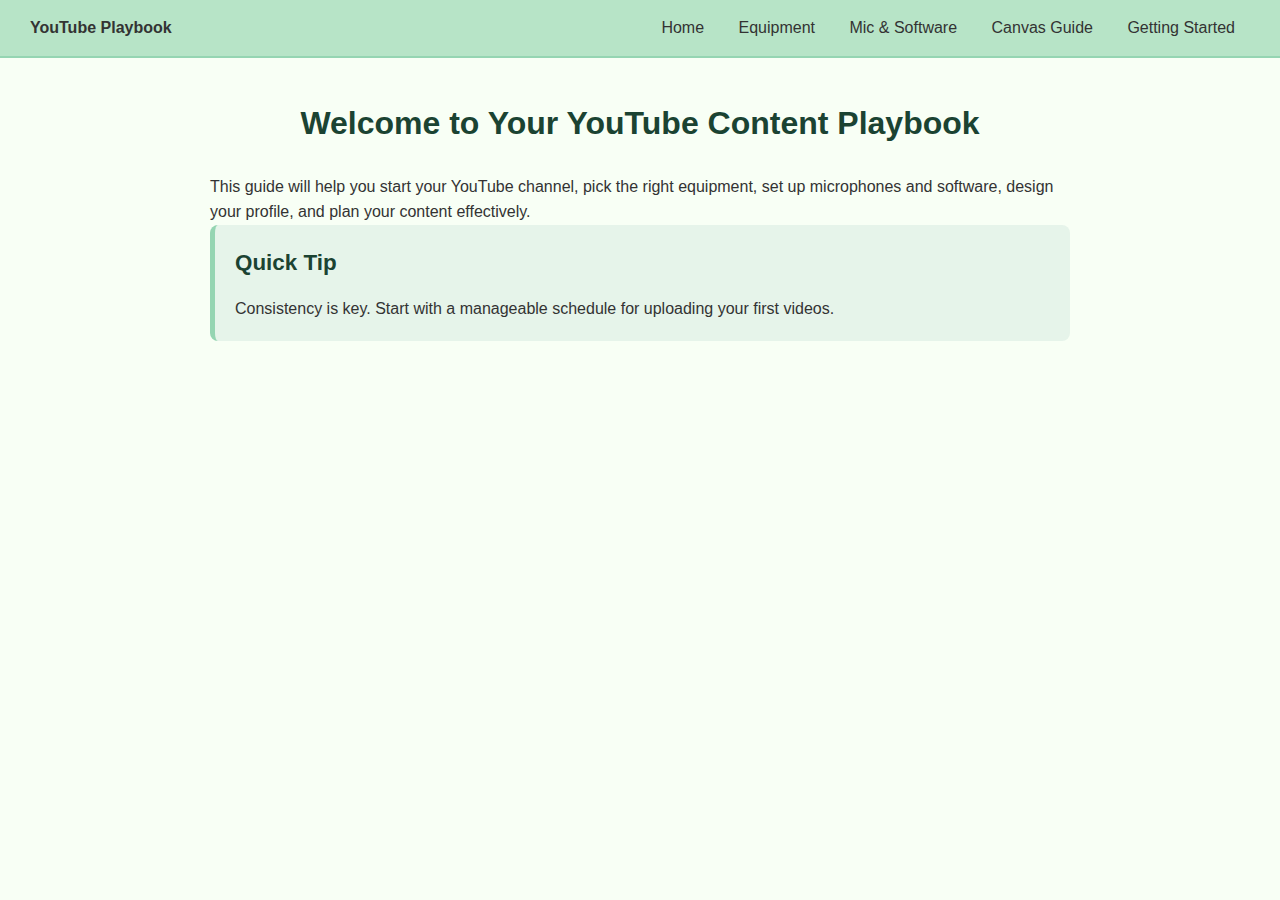
<file: index.html>
<!DOCTYPE html>
<html lang="en">
<head>
    <meta charset="UTF-8">
    <meta name="viewport" content="width=device-width, initial-scale=1.0">
    <title>YouTube Content Playbook</title>
    <link rel="stylesheet" href="style.css">
</head>
<body>

<nav>
    <div><strong>YouTube Playbook</strong></div>
    <div>
        <a href="index.html">Home</a>
        <a href="equipment.html">Equipment</a>
        <a href="mic-software.html">Mic & Software</a>
        <a href="canvas.html">Canvas Guide</a>
        <a href="getting-started.html">Getting Started</a>
    </div>
</nav>

<div class="container">
    <h1>Welcome to Your YouTube Content Playbook</h1>
    <p>This guide will help you start your YouTube channel, pick the right equipment, set up microphones and software, design your profile, and plan your content effectively.</p>
    <div class="card">
        <h2>Quick Tip</h2>
        <p>Consistency is key. Start with a manageable schedule for uploading your first videos.</p>
    </div>
</div>

</body>
</html>
</file>
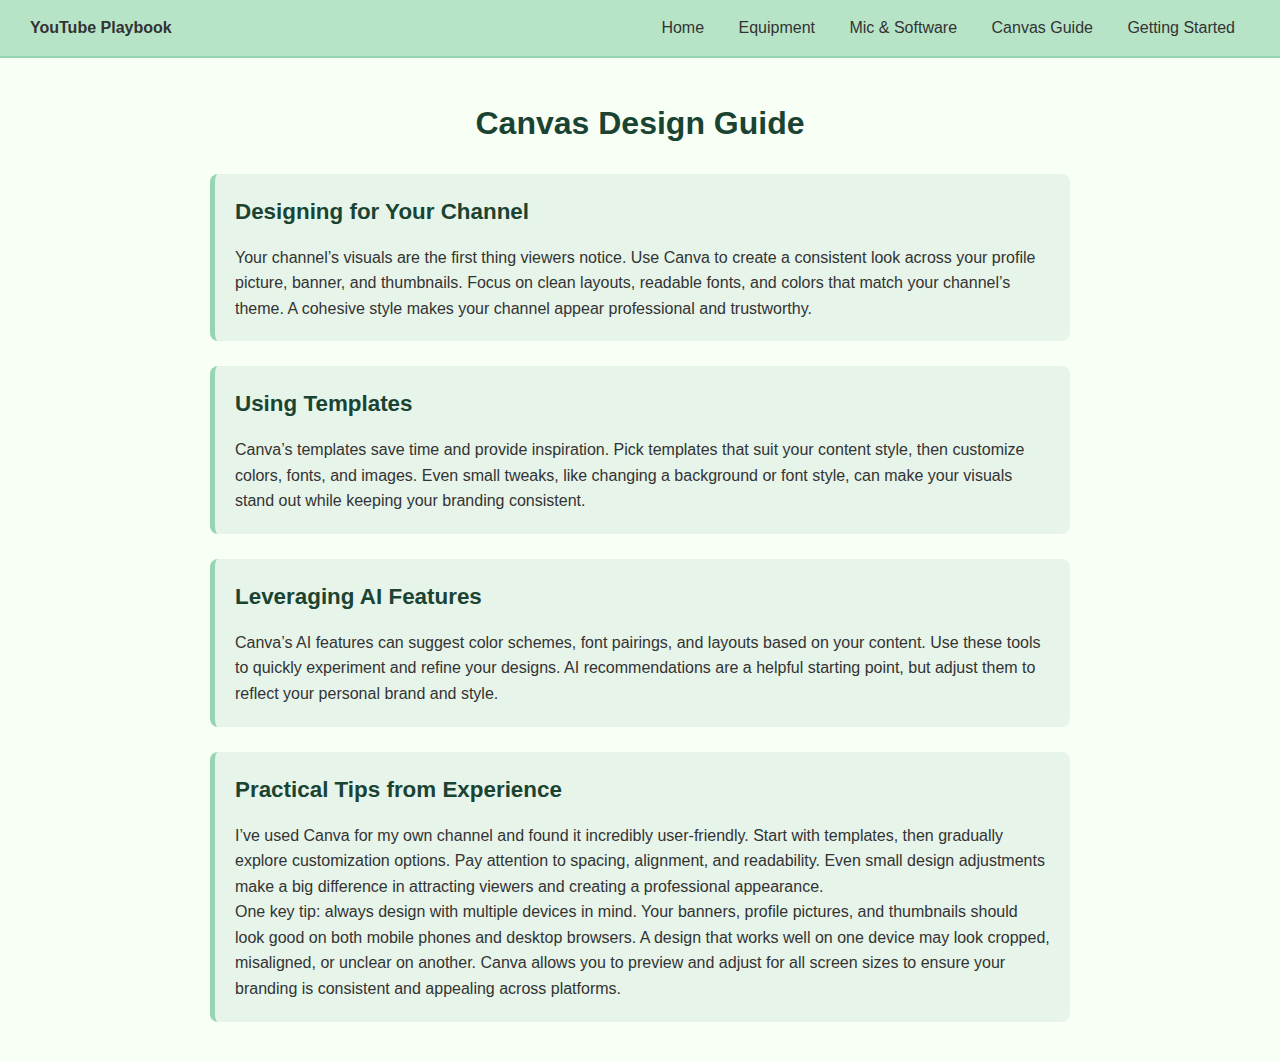
<file: canvas.html>
<!DOCTYPE html>
<html lang="en">
<head>
    <meta charset="UTF-8">
    <meta name="viewport" content="width=device-width, initial-scale=1.0">
    <title>Canvas Design Guide</title>
    <link rel="stylesheet" href="style.css">
</head>
<body>

<nav>
    <div><strong>YouTube Playbook</strong></div>
    <div>
        <a href="index.html">Home</a>
        <a href="equipment.html">Equipment</a>
        <a href="mic-software.html">Mic & Software</a>
        <a href="canvas.html">Canvas Guide</a>
        <a href="getting-started.html">Getting Started</a>
    </div>
</nav>

<div class="container">
    <h1>Canvas Design Guide</h1>

    <div class="card">
        <h2>Designing for Your Channel</h2>
        <p>
            Your channel’s visuals are the first thing viewers notice. Use Canva to create a consistent look across your profile picture, banner, and thumbnails. Focus on clean layouts, readable fonts, and colors that match your channel’s theme. A cohesive style makes your channel appear professional and trustworthy.
        </p>
    </div>

    <div class="card">
        <h2>Using Templates</h2>
        <p>
            Canva’s templates save time and provide inspiration. Pick templates that suit your content style, then customize colors, fonts, and images. Even small tweaks, like changing a background or font style, can make your visuals stand out while keeping your branding consistent.
        </p>
    </div>

    <div class="card">
        <h2>Leveraging AI Features</h2>
        <p>
            Canva’s AI features can suggest color schemes, font pairings, and layouts based on your content. Use these tools to quickly experiment and refine your designs. AI recommendations are a helpful starting point, but adjust them to reflect your personal brand and style.
        </p>
    </div>

    <div class="card">
        <h2>Practical Tips from Experience</h2>
        <p>
            I’ve used Canva for my own channel and found it incredibly user-friendly. Start with templates, then gradually explore customization options. Pay attention to spacing, alignment, and readability. Even small design adjustments make a big difference in attracting viewers and creating a professional appearance.
        </p>
        <p>
            One key tip: always design with multiple devices in mind. Your banners, profile pictures, and thumbnails should look good on both mobile phones and desktop browsers. A design that works well on one device may look cropped, misaligned, or unclear on another. Canva allows you to preview and adjust for all screen sizes to ensure your branding is consistent and appealing across platforms.
        </p>
    </div>

</div>

</body>
</html>
</file>
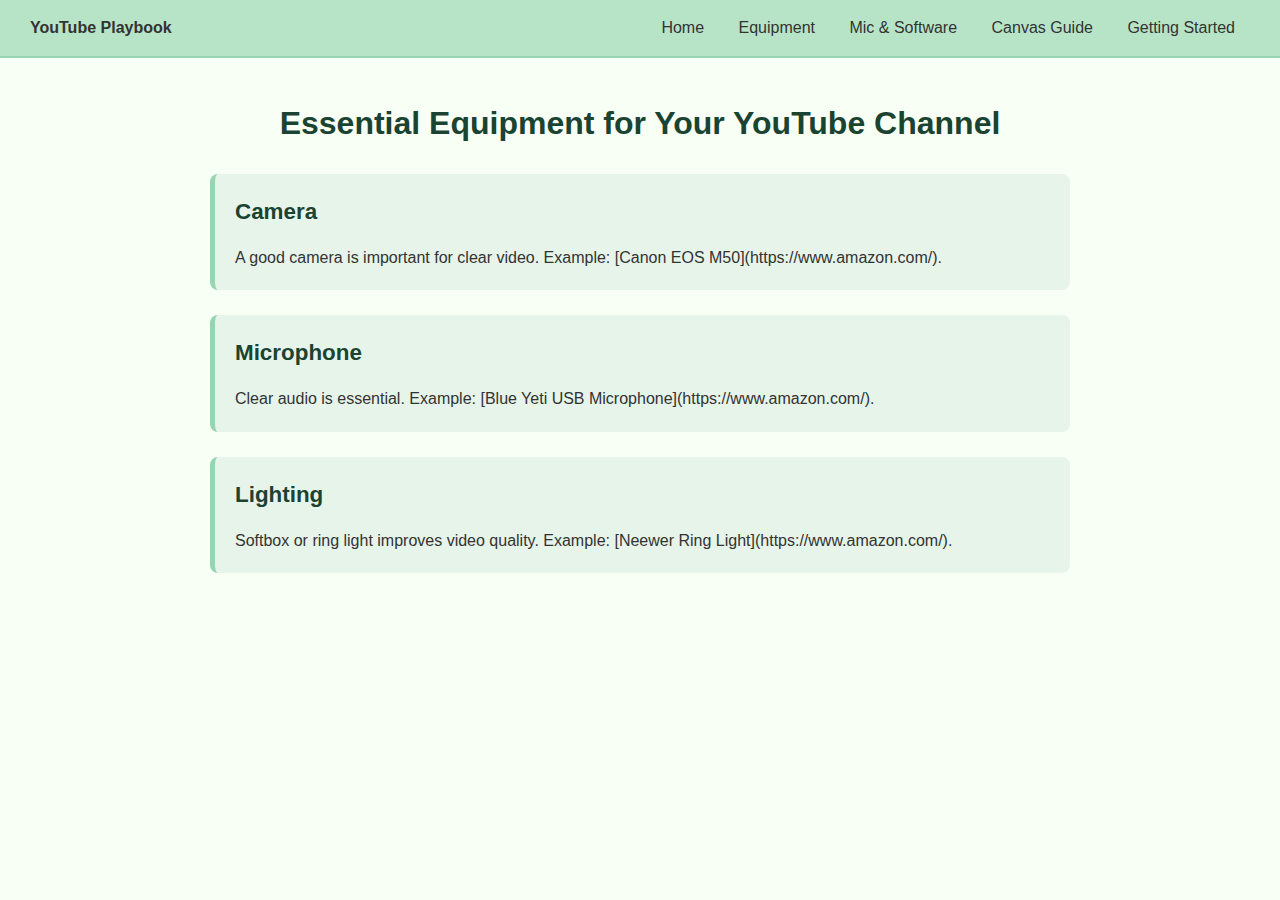
<file: equipment.html>
<!DOCTYPE html>
<html lang="en">
<head>
    <meta charset="UTF-8">
    <meta name="viewport" content="width=device-width, initial-scale=1.0">
    <title>Equipment & Products</title>
    <link rel="stylesheet" href="style.css">
</head>
<body>

<nav>
    <div><strong>YouTube Playbook</strong></div>
    <div>
        <a href="index.html">Home</a>
        <a href="equipment.html">Equipment</a>
        <a href="mic-software.html">Mic & Software</a>
        <a href="canvas.html">Canvas Guide</a>
        <a href="getting-started.html">Getting Started</a>
    </div>
</nav>

<div class="container">
    <h1>Essential Equipment for Your YouTube Channel</h1>
    <div class="card">
        <h2>Camera</h2>
        <p>A good camera is important for clear video. Example: [Canon EOS M50](https://www.amazon.com/).</p>
    </div>
    <div class="card">
        <h2>Microphone</h2>
        <p>Clear audio is essential. Example: [Blue Yeti USB Microphone](https://www.amazon.com/).</p>
    </div>
    <div class="card">
        <h2>Lighting</h2>
        <p>Softbox or ring light improves video quality. Example: [Neewer Ring Light](https://www.amazon.com/).</p>
    </div>
</div>

</body>
</html>
</file>
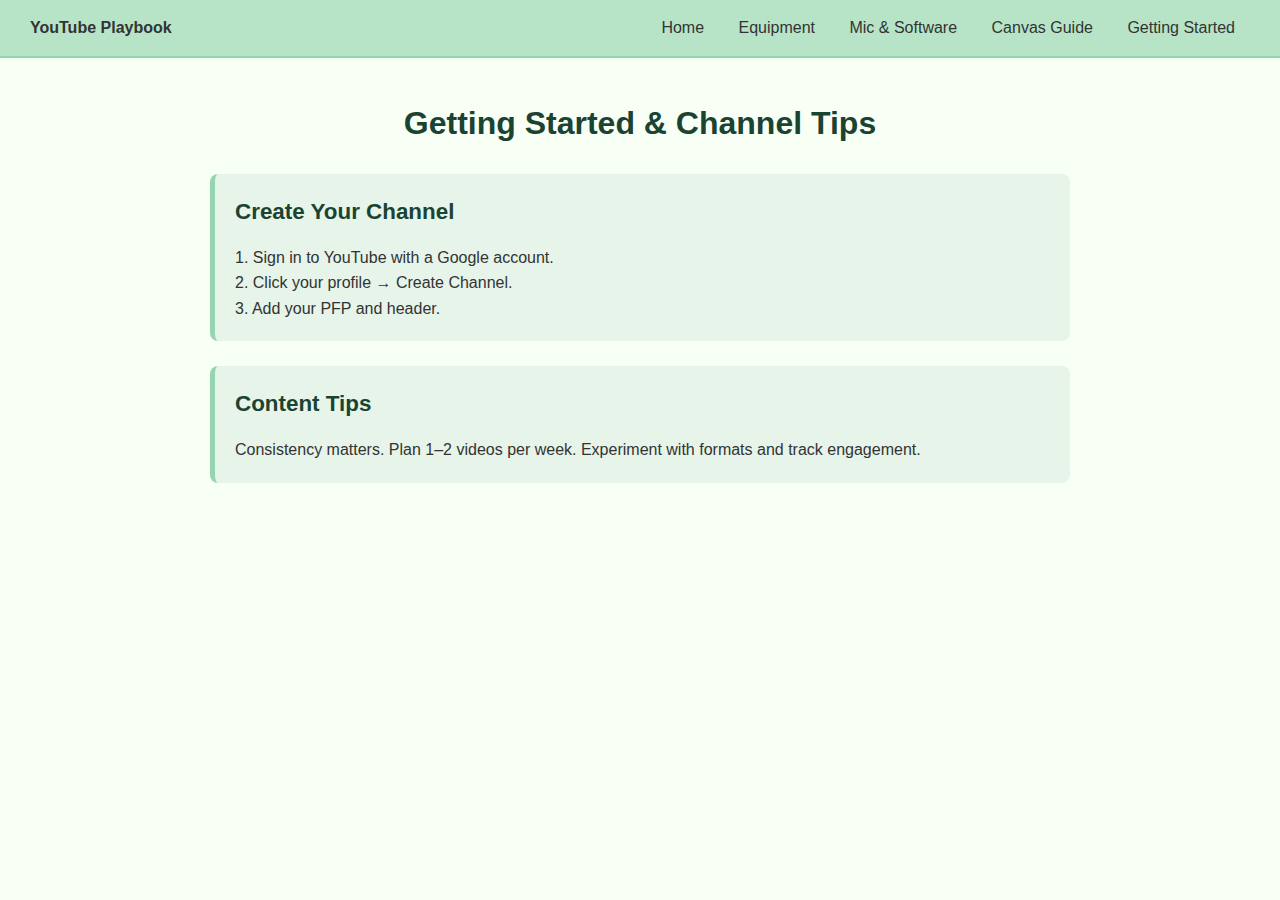
<file: getting-started.html>
<!DOCTYPE html>
<html lang="en">
<head>
    <meta charset="UTF-8">
    <meta name="viewport" content="width=device-width, initial-scale=1.0">
    <title>Getting Started & Tips</title>
    <link rel="stylesheet" href="style.css">
</head>
<body>

<nav>
    <div><strong>YouTube Playbook</strong></div>
    <div>
        <a href="index.html">Home</a>
        <a href="equipment.html">Equipment</a>
        <a href="mic-software.html">Mic & Software</a>
        <a href="canvas.html">Canvas Guide</a>
        <a href="getting-started.html">Getting Started</a>
    </div>
</nav>

<div class="container">
    <h1>Getting Started & Channel Tips</h1>
    <div class="card">
        <h2>Create Your Channel</h2>
        <p>1. Sign in to YouTube with a Google account.<br>2. Click your profile → Create Channel.<br>3. Add your PFP and header.</p>
    </div>
    <div class="card">
        <h2>Content Tips</h2>
        <p>Consistency matters. Plan 1–2 videos per week. Experiment with formats and track engagement.</p>
    </div>
</div>

</body>
</html>
</file>
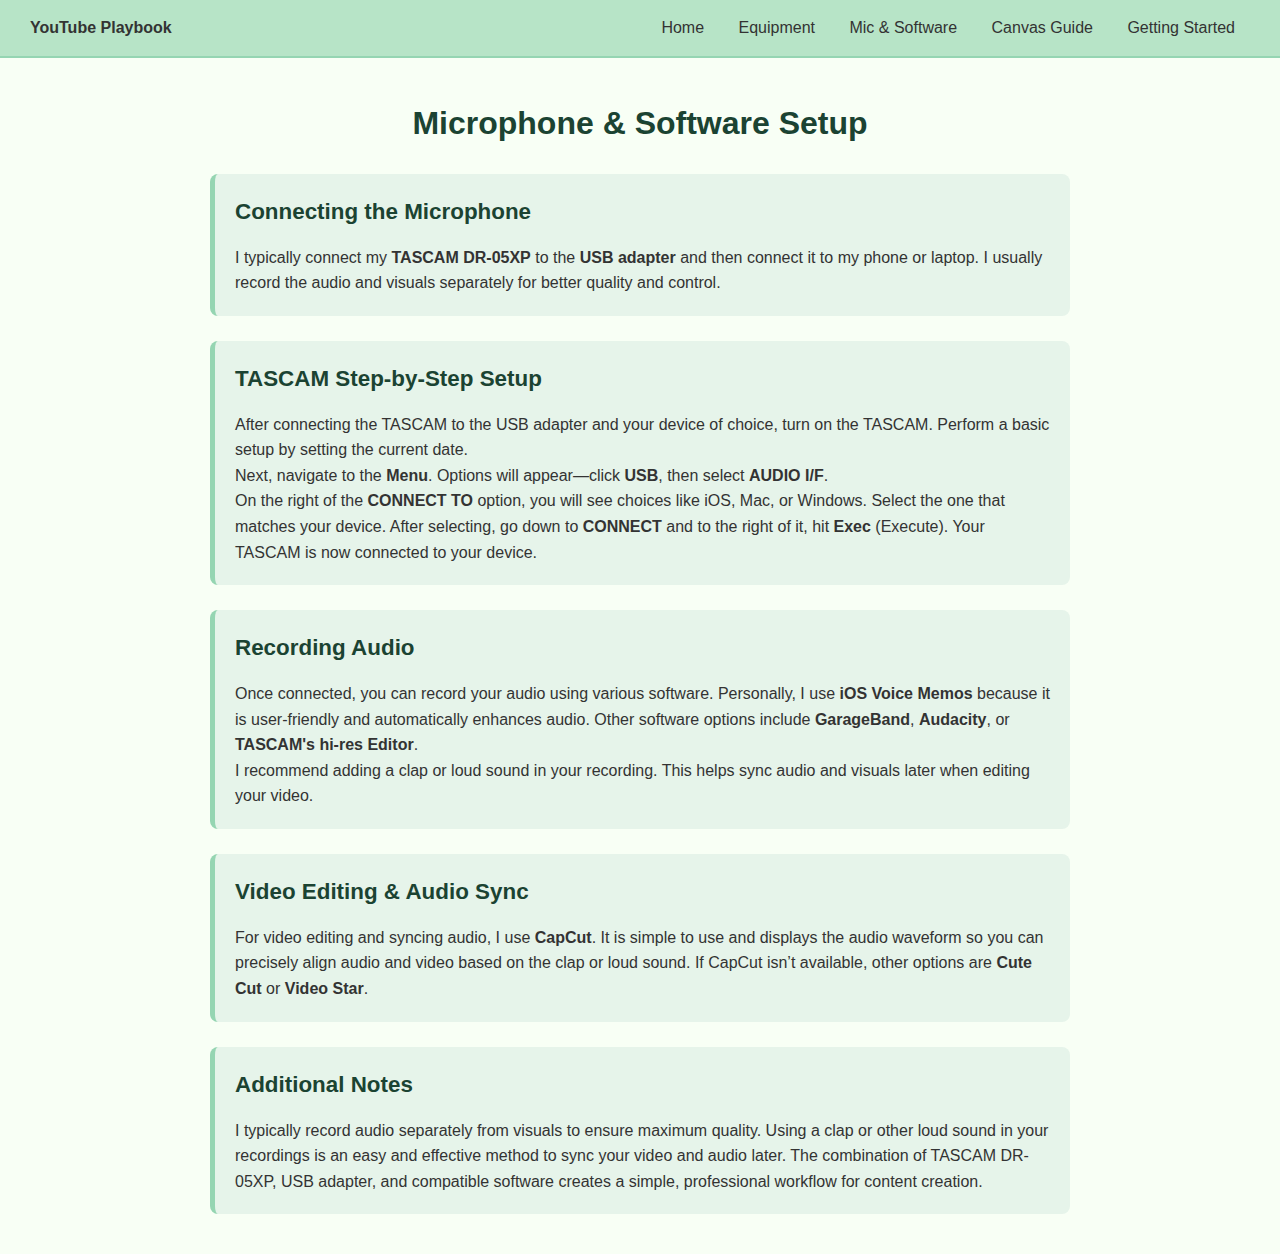
<file: mic-software.html>
<!DOCTYPE html>
<html lang="en">
<head>
    <meta charset="UTF-8">
    <meta name="viewport" content="width=device-width, initial-scale=1.0">
    <title>Mic & Software Setup</title>
    <link rel="stylesheet" href="style.css">
</head>
<body>

<nav>
    <div><strong>YouTube Playbook</strong></div>
    <div>
        <a href="index.html">Home</a>
        <a href="equipment.html">Equipment</a>
        <a href="mic-software.html">Mic & Software</a>
        <a href="canvas.html">Canvas Guide</a>
        <a href="getting-started.html">Getting Started</a>
    </div>
</nav>

<div class="container">
    <h1>Microphone & Software Setup</h1>

    <div class="card">
        <h2>Connecting the Microphone</h2>
        <p>
            I typically connect my <strong>TASCAM DR-05XP</strong> to the <strong>USB adapter</strong> and then connect it to my phone or laptop. I usually record the audio and visuals separately for better quality and control.
        </p>
    </div>

    <div class="card">
        <h2>TASCAM Step-by-Step Setup</h2>
        <p>
            After connecting the TASCAM to the USB adapter and your device of choice, turn on the TASCAM. Perform a basic setup by setting the current date.
        </p>
        <p>
            Next, navigate to the <strong>Menu</strong>. Options will appear—click <strong>USB</strong>, then select <strong>AUDIO I/F</strong>.
        </p>
        <p>
            On the right of the <strong>CONNECT TO</strong> option, you will see choices like iOS, Mac, or Windows. Select the one that matches your device. After selecting, go down to <strong>CONNECT</strong> and to the right of it, hit <strong>Exec</strong> (Execute). Your TASCAM is now connected to your device.
        </p>
    </div>

    <div class="card">
        <h2>Recording Audio</h2>
        <p>
            Once connected, you can record your audio using various software. Personally, I use <strong>iOS Voice Memos</strong> because it is user-friendly and automatically enhances audio. Other software options include <strong>GarageBand</strong>, <strong>Audacity</strong>, or <strong>TASCAM's hi-res Editor</strong>.
        </p>
        <p>
            I recommend adding a clap or loud sound in your recording. This helps sync audio and visuals later when editing your video.
        </p>
    </div>

    <div class="card">
        <h2>Video Editing & Audio Sync</h2>
        <p>
            For video editing and syncing audio, I use <strong>CapCut</strong>. It is simple to use and displays the audio waveform so you can precisely align audio and video based on the clap or loud sound. If CapCut isn’t available, other options are <strong>Cute Cut</strong> or <strong>Video Star</strong>.
        </p>
    </div>

    <div class="card">
        <h2>Additional Notes</h2>
        <p>
            I typically record audio separately from visuals to ensure maximum quality. Using a clap or other loud sound in your recordings is an easy and effective method to sync your video and audio later. The combination of TASCAM DR-05XP, USB adapter, and compatible software creates a simple, professional workflow for content creation.
        </p>
    </div>

</div>

</body>
</html>
</file>
<file: style.css>
* {
    margin: 0;
    padding: 0;
    box-sizing: border-box;
}

body {
    font-family: 'Segoe UI', Tahoma, Geneva, Verdana, sans-serif;
    background-color: #f8fff5; 
    color: #333;
    line-height: 1.6;
}

nav {
    background-color: #b7e4c7; 
    padding: 15px 30px;
    display: flex;
    justify-content: space-between;
    align-items: center;
    border-bottom: 2px solid #95d5b2;
}

nav a {
    color: #333;
    text-decoration: none;
    margin: 0 15px;
    font-weight: 500;
    transition: color 0.3s, transform 0.2s;
}

nav a:hover {
    color: #1b4332; 
    transform: translateY(-2px);
}

.container {
    max-width: 900px;
    margin: 40px auto;
    padding: 0 20px;
}

h1 {
    margin-bottom: 25px;
    font-size: 2em;
    color: #1b4332;
    text-align: center;
}

h2 {
    margin-bottom: 15px;
    color: #1b4332;
    font-size: 1.4em;
}

.card {
    background-color: #e6f4ea;
    border-left: 5px solid #95d5b2;
    padding: 20px;
    margin-bottom: 25px;
    border-radius: 8px;
    transition: transform 0.2s, box-shadow 0.2s;
}

.card:hover {
    transform: translateY(-3px);
    box-shadow: 0 6px 20px rgba(0,0,0,0.12);
}

.button {
    background-color: #95d5b2;
    color: #fff;
    padding: 10px 18px;
    border-radius: 5px;
    display: inline-block;
    text-decoration: none;
    margin-top: 10px;
    font-weight: 500;
    transition: background-color 0.3s, transform 0.2s;
}

.button:hover {
    background-color: #52b788;
    transform: translateY(-2px);
}

@media (max-width: 768px) {
    nav {
        flex-direction: column;
        align-items: flex-start;
    }

    nav a {
        margin: 8px 0;
    }

    .container {
        padding: 0 15px;
    }
}
</file>
